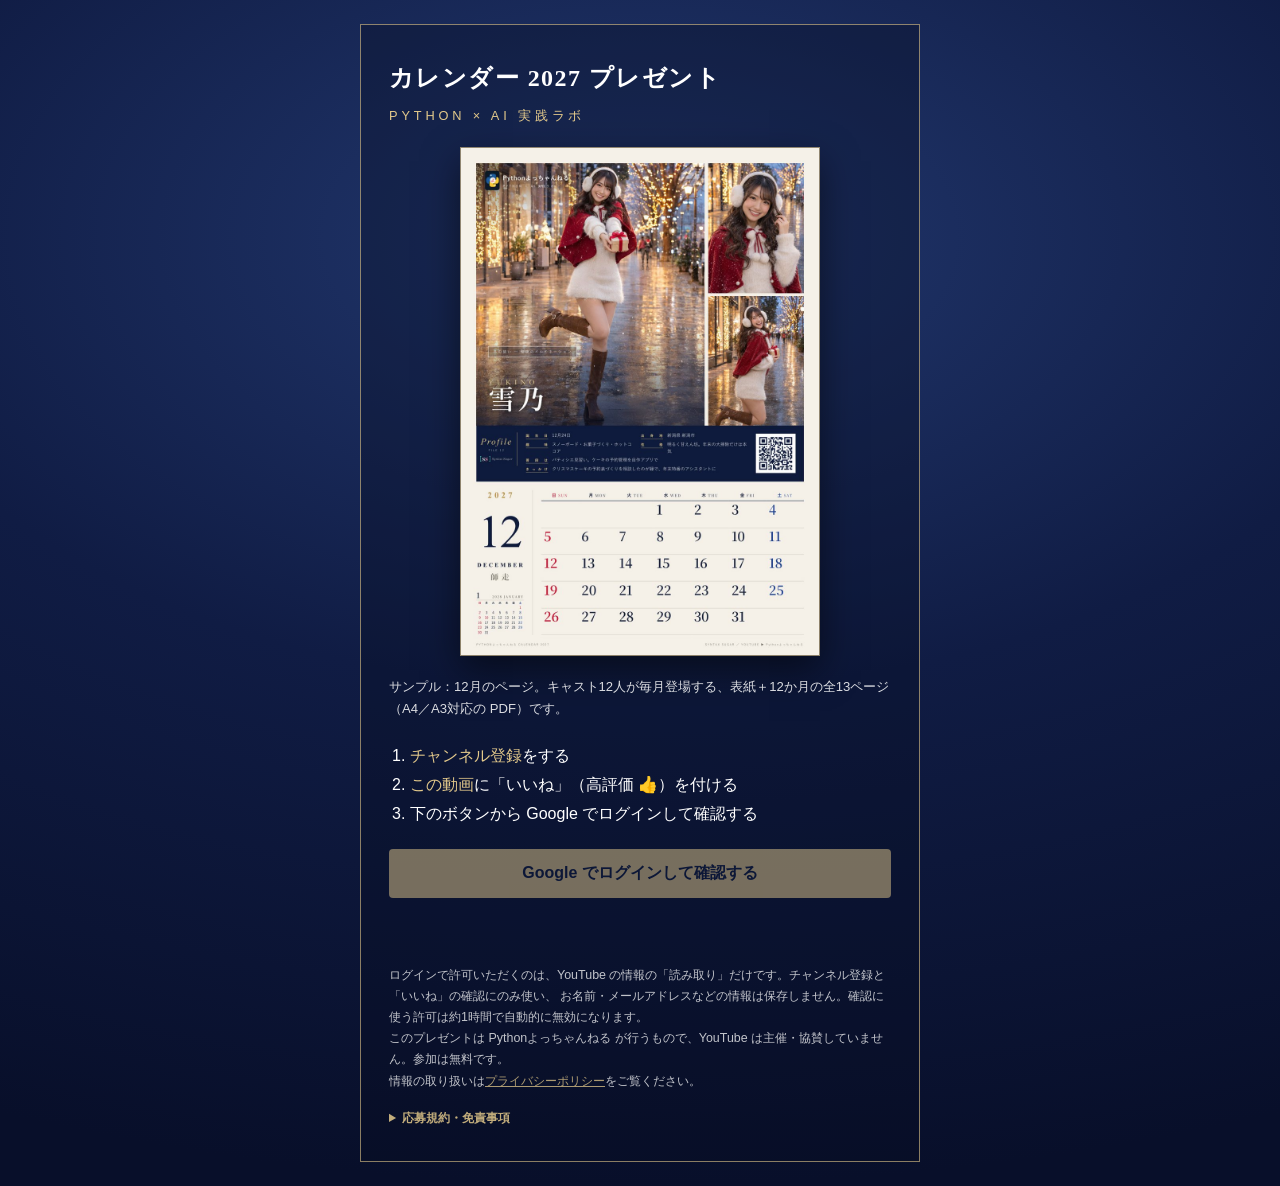
<file: present/index.html>
<!doctype html>
<html lang="ja">
<head>
<meta charset="utf-8">
<meta name="viewport" content="width=device-width, initial-scale=1">
<title>Pythonよっちゃんねる カレンダー 2027 プレゼント</title>
<script src="https://accounts.google.com/gsi/client" async defer></script>
<style>
  :root { --navy:#0f1b3d; --gold:#e3c98b; --paper:#f6f2ea; --ok:#2e9e6b; --ng:#d9534f; }
  * { box-sizing:border-box; }
  body { margin:0; min-height:100vh; display:flex; align-items:center; justify-content:center; padding:24px 16px;
         background:radial-gradient(130% 80% at 50% 20%,#22386f 0%,#101c44 48%,#080f2a 100%); color:#fff;
         font-family:'Yu Gothic','Meiryo',sans-serif; line-height:1.8; }
  main { width:100%; max-width:560px; border:1px solid rgba(227,201,139,.6); padding:32px 28px; background:rgba(8,14,34,.35); }
  h1 { font-family:'Yu Mincho',serif; font-size:1.5rem; margin:0 0 4px; letter-spacing:.06em; }
  .sub { color:var(--gold); letter-spacing:.3em; font-size:.8rem; margin-bottom:20px; }
  ol { padding-left:1.3em; margin:0 0 20px; }
  .sample { margin:0 0 22px; text-align:center; }
  .sample img { width:100%; max-width:360px; height:auto; border:1px solid rgba(227,201,139,.6); box-shadow:0 14px 34px rgba(0,0,0,.5); }
  .sample figcaption { margin-top:10px; font-size:.82rem; line-height:1.7; opacity:.85; text-align:left; }
  a { color:var(--gold); }
  button { width:100%; padding:14px; font-size:1rem; font-weight:700; border:0; border-radius:4px; cursor:pointer;
           background:var(--gold); color:var(--navy); }
  button:disabled { opacity:.5; cursor:default; }
  #result { margin-top:20px; display:none; }
  .row { display:flex; gap:10px; align-items:center; padding:6px 0; border-bottom:1px solid rgba(255,255,255,.15); }
  .mark { width:1.6em; height:1.6em; border-radius:50%; display:inline-flex; align-items:center; justify-content:center; font-weight:700; }
  .yes { background:var(--ok); } .no { background:var(--ng); }
  #download { display:none; margin-top:18px; text-align:center; padding:14px; background:var(--paper); border-radius:4px; }
  #download a { color:var(--navy); font-weight:700; font-size:1.05rem; }
  #message { margin-top:14px; min-height:1.8em; }
  small { display:block; margin-top:24px; opacity:.75; font-size:.78rem; line-height:1.7; }
  details { margin-top:16px; font-size:.78rem; line-height:1.7; opacity:.85; }
  details summary { cursor:pointer; color:var(--gold); font-weight:700; }
  details ol { margin:10px 0 0; }
  details li { margin-bottom:6px; }
</style>
</head>
<body>
<main>
  <h1>カレンダー 2027 プレゼント</h1>
  <div class="sub">PYTHON × AI 実践ラボ</div>
  <figure class="sample">
    <img src="../assets/sample-december.jpg" alt="カレンダーのサンプル（12月のページ）" loading="lazy">
    <figcaption>サンプル：12月のページ。キャスト12人が毎月登場する、表紙＋12か月の全13ページ（A4／A3対応の PDF）です。</figcaption>
  </figure>
  <ol>
    <li><a id="channelLink" target="_blank" rel="noopener">チャンネル登録</a>をする</li>
    <li><a id="videoLink" target="_blank" rel="noopener">この動画</a>に「いいね」（高評価 👍）を付ける</li>
    <li>下のボタンから Google でログインして確認する</li>
  </ol>
  <button id="check" disabled>Google でログインして確認する</button>
  <div id="message" role="status"></div>
  <div id="result">
    <div class="row"><span id="mSub" class="mark"></span><span>チャンネル登録</span></div>
    <div class="row"><span id="mLike" class="mark"></span><span>動画への「いいね」</span></div>
    <div id="download"><a id="pdf" target="_blank" rel="noopener">カレンダー（PDF）をダウンロード</a></div>
  </div>
  <small>
    ログインで許可いただくのは、YouTube の情報の「読み取り」だけです。チャンネル登録と「いいね」の確認にのみ使い、
    お名前・メールアドレスなどの情報は保存しません。確認に使う許可は約1時間で自動的に無効になります。<br>
    このプレゼントは Pythonよっちゃんねる が行うもので、YouTube は主催・協賛していません。参加は無料です。<br>
    情報の取り扱いは<a href="../privacy/">プライバシーポリシー</a>をご覧ください。
  </small>
  <details>
    <summary>応募規約・免責事項</summary>
    <ol>
      <li>本プレゼントは Pythonよっちゃんねる（以下「主催者」）が無償で行うものです。応募・受け取りに費用はかかりません（通信料は応募者の負担です）。</li>
      <li>プレゼントはカレンダーの PDF データです。印刷物の送付は行いません。印刷にかかる費用は応募者の負担です。</li>
      <li>通信環境、端末、ブラウザ、Google や YouTube の仕様変更・障害、アクセスの集中などにより、確認やダウンロードができない場合があります。プレゼントを受け取れなかった場合でも、主催者は再配布・補償などの責任を負いません。</li>
      <li>主催者は、本プレゼントの内容の正確性（日付・祝日の表記を含みます）、特定の目的への適合性、不具合がないことを保証しません。祝日は変更されることがあります。</li>
      <li>本プレゼントへの応募、PDF の利用または利用できなかったことにより生じた損害について、主催者は、法令で認められる範囲で一切の責任を負いません。</li>
      <li>主催者は、予告なく本プレゼントの内容・条件を変更し、または中止・終了することがあります。</li>
      <li>PDF は個人で楽しむ目的に限りご利用ください。再配布、販売、改変、商用利用、インターネット上への転載はできません。カレンダーの著作権は主催者にあります。</li>
      <li>不正な方法による応募と主催者が判断した場合、受け取りをお断りすることがあります。</li>
      <li>本規約は日本法に従います。応募された時点で、本規約に同意いただいたものとします。</li>
    </ol>
  </details>
</main>
<script>
// ---- settings: fill these in (see README.md) --------------------------------------------------
const CONFIG = {
  CLIENT_ID: "1075583074736-jrdanh97ih2qeqb6lcpnfj7etdf9il4q.apps.googleusercontent.com",   // OAuth client ID (Web application)
  VERIFY_URL: "https://script.google.com/macros/s/AKfycbz5k7u6E0OhSf7rAfIBkELFjd47kLjvD2NV0Kq2Jg4XoaJ1IgS9fBbtKZLLRTlxNCZc/exec",   // Apps Script web app
  CHANNEL_URL: "https://www.youtube.com/channel/UCyjFn_RJ7tM82CT_i3eoOZg?sub_confirmation=1",
  VIDEO_URL: "https://www.youtube.com/watch?v=BFsfBbIoQp4",   // the video to like (must match VIDEO_ID in the Apps Script properties)
};
// -----------------------------------------------------------------------------------------------
const SCOPE = "https://www.googleapis.com/auth/youtube.readonly";
const $ = (id) => document.getElementById(id);
const MESSAGES = {
  invalid_token: "ログインの有効期限が切れました。もう一度お試しください。",
  wrong_client: "ログイン情報がこのページのものではありません。ページを開き直してください。",
  missing_scope: "YouTube の読み取りが許可されませんでした。ログイン画面でチェックを入れてお試しください。",
  youtube_error: "YouTube に確認できませんでした。YouTube チャンネルをお持ちのアカウントでお試しください。",
  not_configured: "準備中です。しばらくしてからお試しください。",
};

function say(text) { $("message").textContent = text; }

function show(result) {
  for (const [id, yes] of [["mSub", result.subscribed], ["mLike", result.liked]]) {
    $(id).textContent = yes ? "✓" : "×";
    $(id).className = "mark " + (yes ? "yes" : "no");
  }
  $("result").style.display = "block";
  $("download").style.display = result.eligible ? "block" : "none";
  if (result.eligible) { $("pdf").href = result.url; say("確認できました。ありがとうございます！"); }
  else say("まだ条件を満たしていません。上の手順のあと、もう一度ボタンを押してください。");
}

async function verify(token) {
  say("確認しています…");
  // text/plain keeps this a "simple" request, which an Apps Script web app can answer across origins
  const res = await fetch(CONFIG.VERIFY_URL, { method: "POST", headers: { "Content-Type": "text/plain;charset=utf-8" },
                                              body: JSON.stringify({ token }) });
  const result = await res.json();
  if (result.ok) show(result); else say(MESSAGES[result.error] || "確認に失敗しました。時間をおいてお試しください。");
}

function start() {
  $("channelLink").href = CONFIG.CHANNEL_URL;
  $("videoLink").href = CONFIG.VIDEO_URL || "#";
  if (!CONFIG.CLIENT_ID || !CONFIG.VERIFY_URL || !CONFIG.VIDEO_URL) { say(MESSAGES.not_configured); return; }
  const client = google.accounts.oauth2.initTokenClient({
    client_id: CONFIG.CLIENT_ID, scope: SCOPE,
    callback: (response) => {
      $("check").disabled = false;
      if (response.error || !response.access_token) { say("ログインが完了しませんでした。"); return; }
      verify(response.access_token).catch(() => say("通信に失敗しました。時間をおいてお試しください。"));
    },
    error_callback: () => { $("check").disabled = false; say("ログインが完了しませんでした。"); },
  });
  $("check").disabled = false;
  $("check").addEventListener("click", () => { $("check").disabled = true; say(""); client.requestAccessToken(); });
}

window.addEventListener("load", () => {
  const wait = setInterval(() => { if (window.google && google.accounts) { clearInterval(wait); start(); } }, 100);
});
</script>
</body>
</html>
</file>
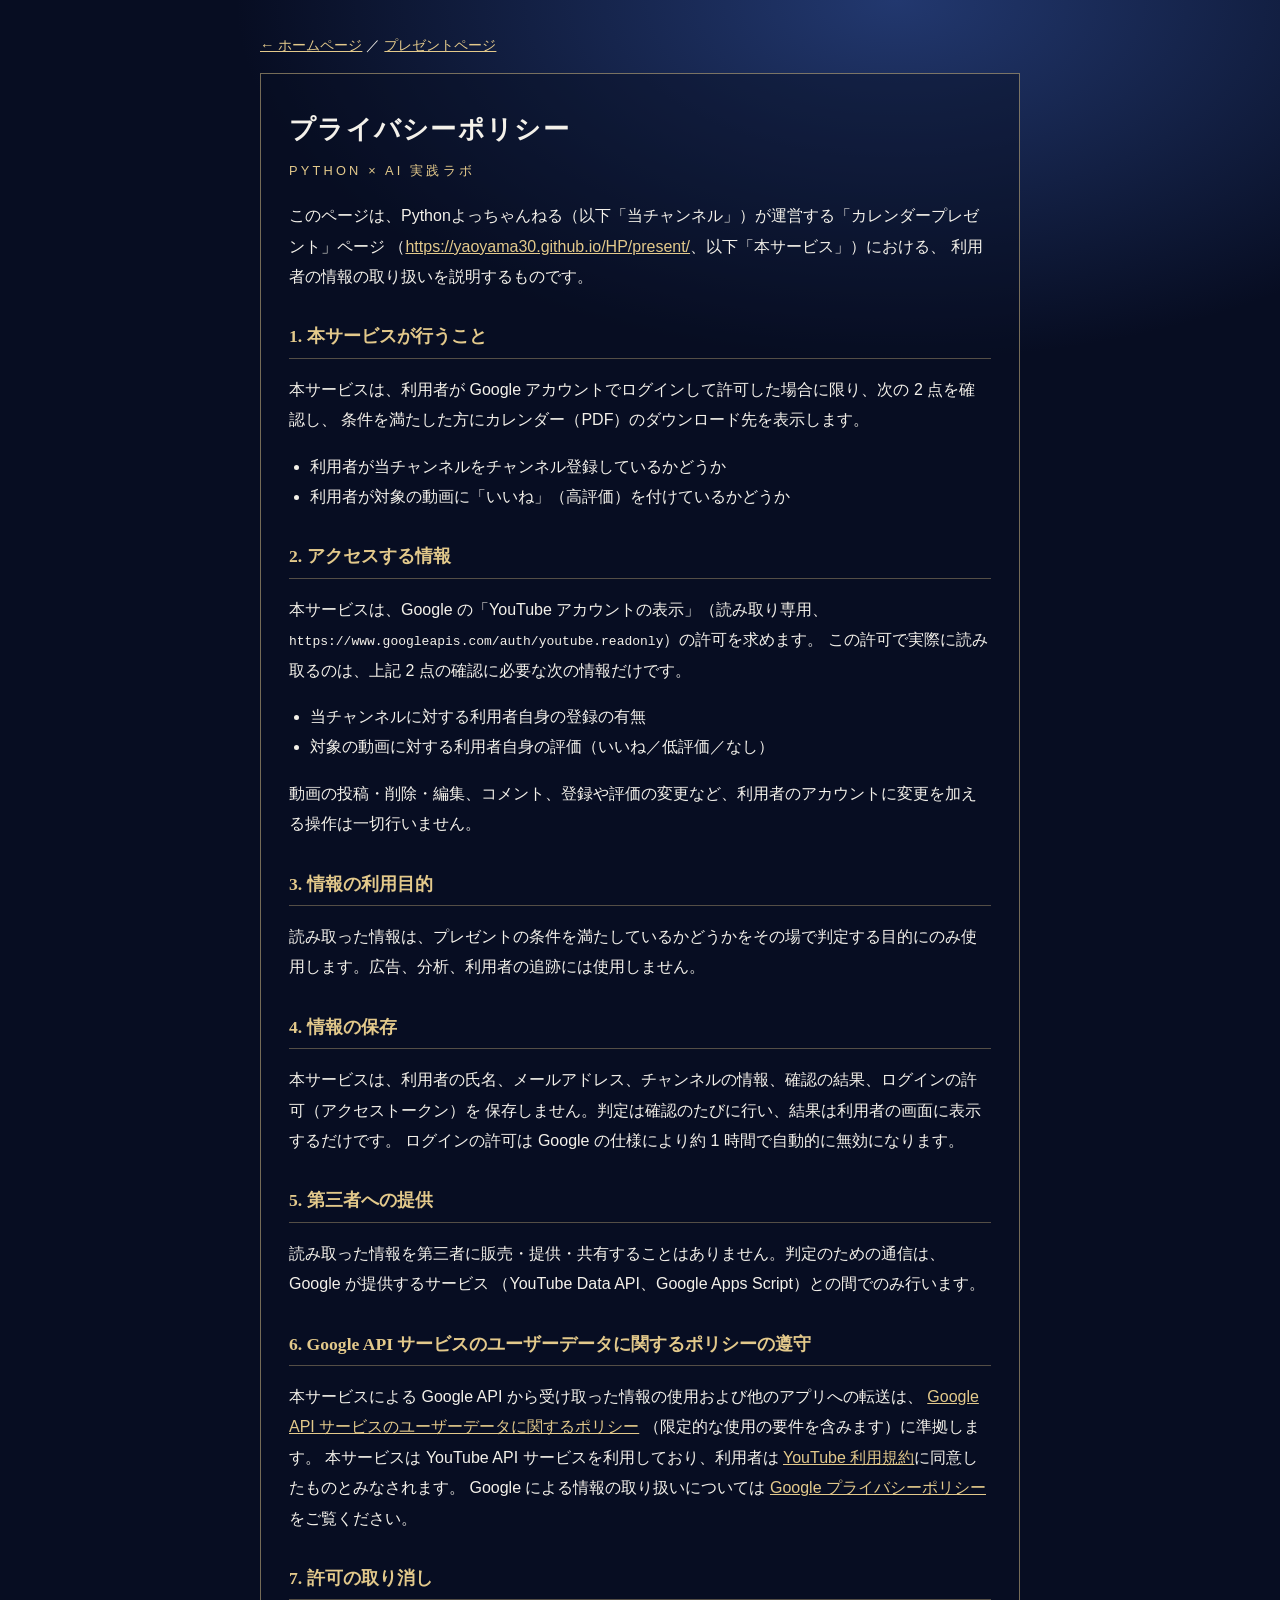
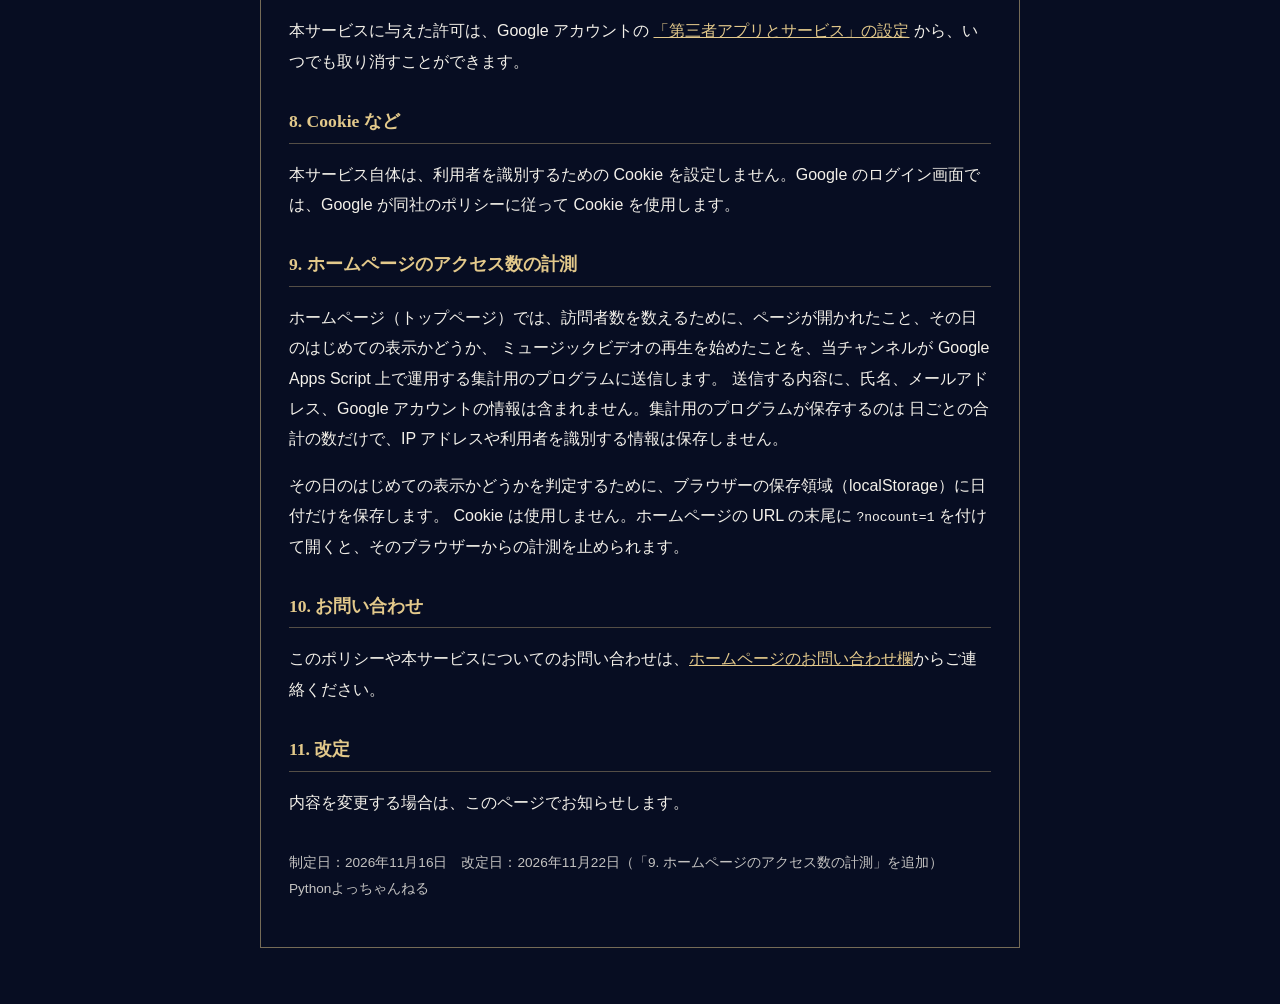
<file: privacy/index.html>
<!doctype html>
<html lang="ja">
<head>
<meta charset="utf-8">
<meta name="viewport" content="width=device-width, initial-scale=1">
<title>プライバシーポリシー | Pythonよっちゃんねる カレンダープレゼント</title>
<style>
  :root { --navy:#0f1b3d; --gold:#e3c98b; }
  * { box-sizing:border-box; }
  body { margin:0; padding:32px 16px 56px; color:#f4f1ea; line-height:1.9;
         background:#070d22 radial-gradient(1100px 600px at 70% 0,#22386f 0%,transparent 60%) no-repeat;
         font-family:'Yu Gothic','Meiryo',sans-serif; }
  main { max-width:760px; margin:0 auto; border:1px solid rgba(227,201,139,.5); padding:32px 28px; background:rgba(8,14,34,.45); }
  h1 { font-family:'Yu Mincho',serif; font-size:1.6rem; margin:0 0 4px; letter-spacing:.05em; }
  h2 { font-family:'Yu Mincho',serif; font-size:1.1rem; color:var(--gold); margin:28px 0 6px; border-bottom:1px solid rgba(227,201,139,.35); padding-bottom:4px; }
  .sub { color:var(--gold); letter-spacing:.25em; font-size:.8rem; margin-bottom:18px; }
  a { color:var(--gold); }
  ul { padding-left:1.3em; margin:6px 0; }
  .meta { margin-top:32px; font-size:.85rem; opacity:.8; }
  nav { max-width:760px; margin:0 auto 14px; font-size:.9rem; }
</style>
</head>
<body>
<nav><a href="../">← ホームページ</a> ／ <a href="../present/">プレゼントページ</a></nav>
<main>
  <h1>プライバシーポリシー</h1>
  <div class="sub">PYTHON × AI 実践ラボ</div>
  <p>
    このページは、Pythonよっちゃんねる（以下「当チャンネル」）が運営する「カレンダープレゼント」ページ
    （<a href="../present/">https://yaoyama30.github.io/HP/present/</a>、以下「本サービス」）における、
    利用者の情報の取り扱いを説明するものです。
  </p>

  <h2>1. 本サービスが行うこと</h2>
  <p>
    本サービスは、利用者が Google アカウントでログインして許可した場合に限り、次の 2 点を確認し、
    条件を満たした方にカレンダー（PDF）のダウンロード先を表示します。
  </p>
  <ul>
    <li>利用者が当チャンネルをチャンネル登録しているかどうか</li>
    <li>利用者が対象の動画に「いいね」（高評価）を付けているかどうか</li>
  </ul>

  <h2>2. アクセスする情報</h2>
  <p>
    本サービスは、Google の「YouTube アカウントの表示」（読み取り専用、
    <code>https://www.googleapis.com/auth/youtube.readonly</code>）の許可を求めます。
    この許可で実際に読み取るのは、上記 2 点の確認に必要な次の情報だけです。
  </p>
  <ul>
    <li>当チャンネルに対する利用者自身の登録の有無</li>
    <li>対象の動画に対する利用者自身の評価（いいね／低評価／なし）</li>
  </ul>
  <p>動画の投稿・削除・編集、コメント、登録や評価の変更など、利用者のアカウントに変更を加える操作は一切行いません。</p>

  <h2>3. 情報の利用目的</h2>
  <p>読み取った情報は、プレゼントの条件を満たしているかどうかをその場で判定する目的にのみ使用します。広告、分析、利用者の追跡には使用しません。</p>

  <h2>4. 情報の保存</h2>
  <p>
    本サービスは、利用者の氏名、メールアドレス、チャンネルの情報、確認の結果、ログインの許可（アクセストークン）を
    保存しません。判定は確認のたびに行い、結果は利用者の画面に表示するだけです。
    ログインの許可は Google の仕様により約 1 時間で自動的に無効になります。
  </p>

  <h2>5. 第三者への提供</h2>
  <p>
    読み取った情報を第三者に販売・提供・共有することはありません。判定のための通信は、Google が提供するサービス
    （YouTube Data API、Google Apps Script）との間でのみ行います。
  </p>

  <h2>6. Google API サービスのユーザーデータに関するポリシーの遵守</h2>
  <p>
    本サービスによる Google API から受け取った情報の使用および他のアプリへの転送は、
    <a href="https://developers.google.com/terms/api-services-user-data-policy" target="_blank" rel="noopener">Google API サービスのユーザーデータに関するポリシー</a>
    （限定的な使用の要件を含みます）に準拠します。
    本サービスは YouTube API サービスを利用しており、利用者は
    <a href="https://www.youtube.com/t/terms" target="_blank" rel="noopener">YouTube 利用規約</a>に同意したものとみなされます。
    Google による情報の取り扱いについては
    <a href="https://policies.google.com/privacy" target="_blank" rel="noopener">Google プライバシーポリシー</a>をご覧ください。
  </p>

  <h2>7. 許可の取り消し</h2>
  <p>
    本サービスに与えた許可は、Google アカウントの
    <a href="https://myaccount.google.com/permissions" target="_blank" rel="noopener">「第三者アプリとサービス」の設定</a>
    から、いつでも取り消すことができます。
  </p>

  <h2>8. Cookie など</h2>
  <p>本サービス自体は、利用者を識別するための Cookie を設定しません。Google のログイン画面では、Google が同社のポリシーに従って Cookie を使用します。</p>

  <h2>9. ホームページのアクセス数の計測</h2>
  <p>
    ホームページ（トップページ）では、訪問者数を数えるために、ページが開かれたこと、その日のはじめての表示かどうか、
    ミュージックビデオの再生を始めたことを、当チャンネルが Google Apps Script 上で運用する集計用のプログラムに送信します。
    送信する内容に、氏名、メールアドレス、Google アカウントの情報は含まれません。集計用のプログラムが保存するのは
    日ごとの合計の数だけで、IP アドレスや利用者を識別する情報は保存しません。
  </p>
  <p>
    その日のはじめての表示かどうかを判定するために、ブラウザーの保存領域（localStorage）に日付だけを保存します。
    Cookie は使用しません。ホームページの URL の末尾に <code>?nocount=1</code> を付けて開くと、そのブラウザーからの計測を止められます。
  </p>

  <h2>10. お問い合わせ</h2>
  <p>このポリシーや本サービスについてのお問い合わせは、<a href="../#contact">ホームページのお問い合わせ欄</a>からご連絡ください。</p>

  <h2>11. 改定</h2>
  <p>内容を変更する場合は、このページでお知らせします。</p>

  <p class="meta">制定日：2026年11月16日　改定日：2026年11月22日（「9. ホームページのアクセス数の計測」を追加）　Pythonよっちゃんねる</p>
</main>
</body>
</html>
</file>
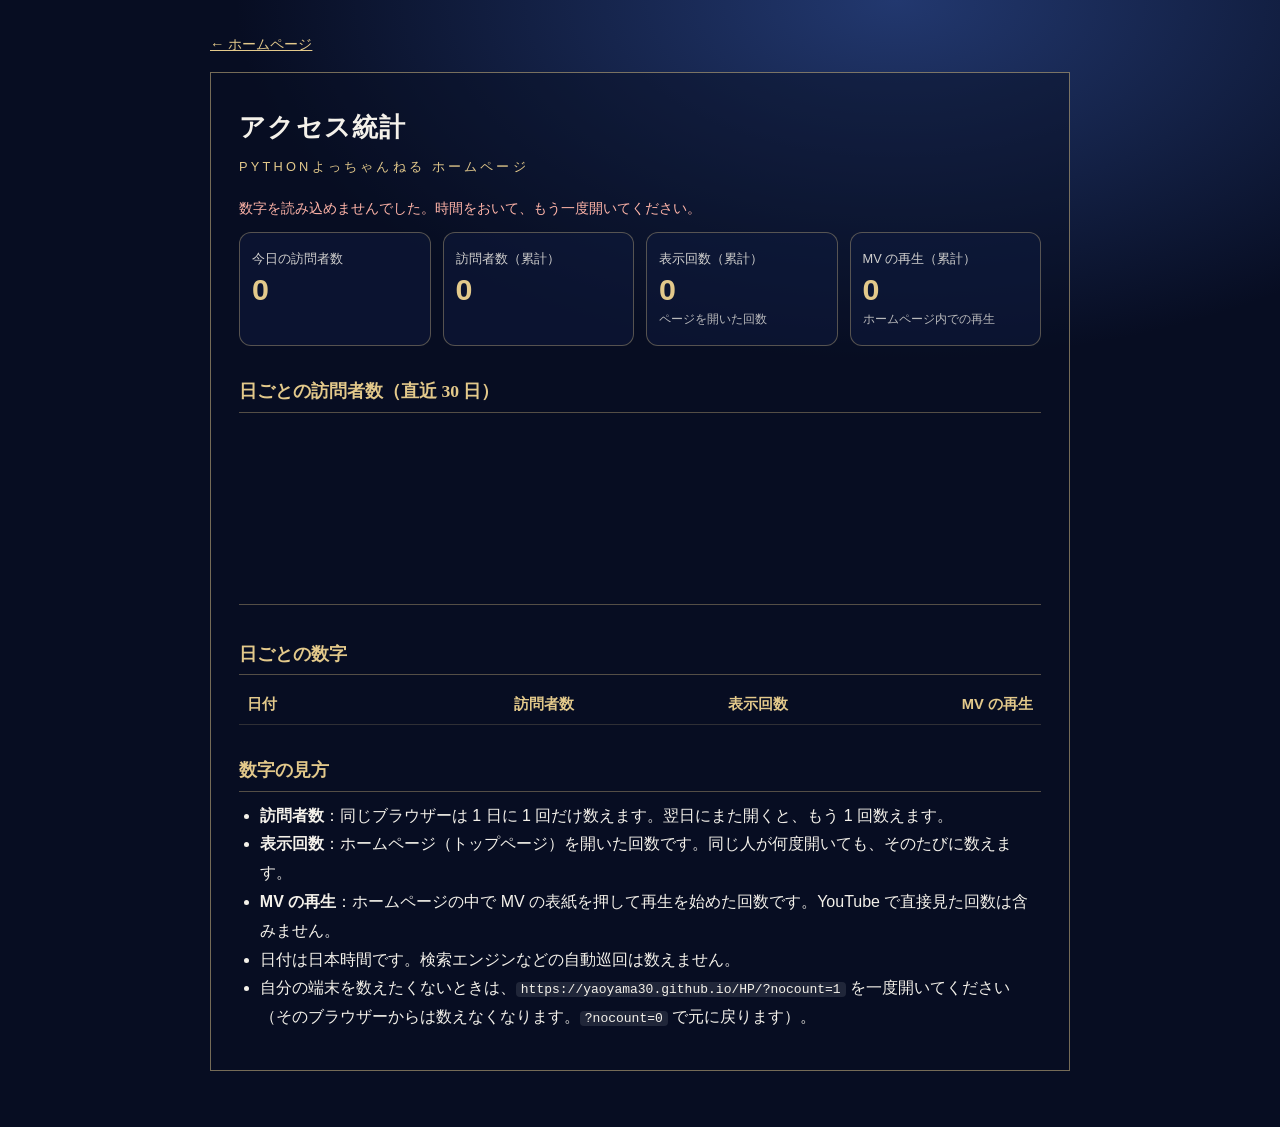
<file: stats/index.html>
<!doctype html>
<html lang="ja">
<head>
<meta charset="utf-8">
<meta name="viewport" content="width=device-width, initial-scale=1">
<meta name="robots" content="noindex">
<title>アクセス統計 | Pythonよっちゃんねる</title>
<style>
  :root { --navy:#0f1b3d; --gold:#e3c98b; --line:rgba(227,201,139,.35); }
  * { box-sizing:border-box; }
  body { margin:0; padding:32px 16px 56px; color:#f4f1ea; line-height:1.8;
         background:#070d22 radial-gradient(1100px 600px at 70% 0,#22386f 0%,transparent 60%) no-repeat;
         font-family:'Yu Gothic','Meiryo',sans-serif; }
  main { max-width:860px; margin:0 auto; border:1px solid rgba(227,201,139,.5); padding:32px 28px; background:rgba(8,14,34,.45); }
  nav { max-width:860px; margin:0 auto 14px; font-size:.9rem; }
  a { color:var(--gold); }
  h1 { font-family:'Yu Mincho',serif; font-size:1.6rem; margin:0 0 4px; letter-spacing:.05em; }
  h2 { font-family:'Yu Mincho',serif; font-size:1.1rem; color:var(--gold); margin:30px 0 10px; border-bottom:1px solid var(--line); padding-bottom:4px; }
  .sub { color:var(--gold); letter-spacing:.25em; font-size:.8rem; margin-bottom:18px; }
  .cards { display:grid; grid-template-columns:repeat(4,minmax(0,1fr)); gap:12px; }
  .card { border:1px solid var(--line); border-radius:12px; padding:14px 12px; background:rgba(15,27,61,.55); }
  .card .label { font-size:.8rem; opacity:.85; }
  .card .value { font-size:1.9rem; font-weight:700; color:var(--gold); font-variant-numeric:tabular-nums; line-height:1.3; }
  .card .note { font-size:.75rem; opacity:.75; }
  .chart { display:flex; align-items:flex-end; gap:3px; height:180px; padding:8px 0 0; border-bottom:1px solid var(--line); }
  .chart .bar { flex:1 1 0; min-width:0; background:linear-gradient(180deg,#f1dfae,#b9974d); border-radius:3px 3px 0 0; position:relative; }
  .chart .bar.zero { background:rgba(227,201,139,.18); }
  .chart .bar.today { outline:1px solid #fff; }
  .axis { display:flex; justify-content:space-between; font-size:.75rem; opacity:.75; margin-top:4px; }
  .scale { font-size:.75rem; opacity:.75; }
  table { width:100%; border-collapse:collapse; font-size:.92rem; font-variant-numeric:tabular-nums; }
  th, td { padding:6px 8px; border-bottom:1px solid rgba(227,201,139,.18); text-align:right; }
  th:first-child, td:first-child { text-align:left; }
  th { color:var(--gold); font-weight:700; }
  .status { margin:10px 0; font-size:.9rem; }
  .status.error { color:#ffb4a8; }
  ul { padding-left:1.3em; margin:6px 0; }
  code { background:rgba(255,255,255,.1); padding:0 5px; border-radius:4px; }
  @media (max-width:640px) { .cards { grid-template-columns:repeat(2,minmax(0,1fr)); } main { padding:24px 16px; } }
</style>
</head>
<body>
<nav><a href="../">← ホームページ</a></nav>
<main>
  <h1>アクセス統計</h1>
  <div class="sub">PYTHONよっちゃんねる ホームページ</div>
  <p class="status" id="status">数字を読み込んでいます。</p>

  <div class="cards" id="cards" hidden>
    <div class="card"><div class="label">今日の訪問者数</div><div class="value" data-key="todayVisitors">0</div><div class="note" id="today-date"></div></div>
    <div class="card"><div class="label">訪問者数（累計）</div><div class="value" data-key="visitors">0</div><div class="note" id="since"></div></div>
    <div class="card"><div class="label">表示回数（累計）</div><div class="value" data-key="views">0</div><div class="note">ページを開いた回数</div></div>
    <div class="card"><div class="label">MV の再生（累計）</div><div class="value" data-key="mv">0</div><div class="note">ホームページ内での再生</div></div>
  </div>

  <h2>日ごとの訪問者数（直近 30 日）</h2>
  <p class="scale" id="scale"></p>
  <div class="chart" id="chart" role="img" aria-label="日ごとの訪問者数の棒グラフ"></div>
  <div class="axis"><span id="axis-from"></span><span id="axis-to"></span></div>

  <h2>日ごとの数字</h2>
  <table>
    <thead><tr><th>日付</th><th>訪問者数</th><th>表示回数</th><th>MV の再生</th></tr></thead>
    <tbody id="rows"></tbody>
  </table>

  <h2>数字の見方</h2>
  <ul>
    <li><b>訪問者数</b>：同じブラウザーは 1 日に 1 回だけ数えます。翌日にまた開くと、もう 1 回数えます。</li>
    <li><b>表示回数</b>：ホームページ（トップページ）を開いた回数です。同じ人が何度開いても、そのたびに数えます。</li>
    <li><b>MV の再生</b>：ホームページの中で MV の表紙を押して再生を始めた回数です。YouTube で直接見た回数は含みません。</li>
    <li>日付は日本時間です。検索エンジンなどの自動巡回は数えません。</li>
    <li>自分の端末を数えたくないときは、<code>https://yaoyama30.github.io/HP/?nocount=1</code> を一度開いてください（そのブラウザーからは数えなくなります。<code>?nocount=0</code> で元に戻ります）。</li>
  </ul>
</main>
<script>
(function () {
  var URL_ = 'https://script.google.com/macros/s/AKfycbxZy79ad_a3TcjoIU8FoBAuFGRsp3cvoUmdIRWRuUQ7SOImZ4iRo19SxSOoP_smyKo/exec';
  var WEEK = '日月火水木金土';
  function text(id, value) { document.getElementById(id).textContent = value; }
  function number(value) { return Number(value || 0).toLocaleString('ja-JP'); }
  function label(date) {            // '2026-11-22' -> '11/22(日)'
    var parts = date.split('-').map(Number);
    var day = new Date(Date.UTC(parts[0], parts[1] - 1, parts[2])).getUTCDay();
    return parts[1] + '/' + parts[2] + '(' + WEEK[day] + ')';
  }
  function before(date, days) {     // the date `days` days earlier
    var parts = date.split('-').map(Number);
    return new Date(Date.UTC(parts[0], parts[1] - 1, parts[2] - days)).toISOString().slice(0, 10);
  }
  function render(data) {
    var byDate = {};
    data.days.forEach(function (row) { byDate[row.date] = row; });
    var today = byDate[data.today] || { visitors: 0, views: 0, mv: 0 };
    var values = { todayVisitors: today.visitors, visitors: data.total.visitors, views: data.total.views, mv: data.total.mv };
    document.querySelectorAll('.value').forEach(function (node) { node.textContent = number(values[node.getAttribute('data-key')]); });
    text('today-date', label(data.today));
    var first = data.days.length ? data.days[data.days.length - 1].date : data.today;
    text('since', label(first) + ' から');
    document.getElementById('cards').hidden = false;

    var chart = document.getElementById('chart'), most = 1, span = [];
    for (var back = 29; back >= 0; back--) {
      var date = before(data.today, back), row = byDate[date] || { visitors: 0 };
      span.push({ date: date, visitors: row.visitors });
      most = Math.max(most, row.visitors);
    }
    chart.textContent = '';
    span.forEach(function (row) {
      var bar = document.createElement('div');
      bar.className = 'bar' + (row.visitors ? '' : ' zero') + (row.date === data.today ? ' today' : '');
      bar.style.height = (row.visitors ? Math.max(4, Math.round(100 * row.visitors / most)) : 2) + '%';
      bar.title = label(row.date) + '：' + number(row.visitors) + ' 人';
      chart.appendChild(bar);
    });
    text('scale', 'いちばん多い日：' + number(most === 1 && !span.some(function (r) { return r.visitors; }) ? 0 : most) + ' 人');
    text('axis-from', label(span[0].date));
    text('axis-to', label(data.today) + '（今日）');

    var rows = document.getElementById('rows');
    rows.textContent = '';
    var from = first < before(data.today, 89) ? before(data.today, 89) : first;
    for (var date2 = data.today; date2 >= from; date2 = before(date2, 1)) {
      var item = byDate[date2] || { visitors: 0, views: 0, mv: 0 };
      var line = document.createElement('tr');
      [label(date2), number(item.visitors), number(item.views), number(item.mv)].forEach(function (value) {
        var cell = document.createElement('td');
        cell.textContent = value;
        line.appendChild(cell);
      });
      rows.appendChild(line);
    }
    var status = document.getElementById('status');
    status.textContent = '最新の数字です（' + new Date().toLocaleTimeString('ja-JP', { hour: '2-digit', minute: '2-digit' }) + ' に読み込み）。';
  }
  fetch(URL_ + '?stats=1' + (/[?&]test=1/.test(location.search) ? '&test=1' : ''))
    .then(function (res) { return res.json(); })
    .then(function (data) { if (!data.ok) throw new Error(data.error || 'error'); render(data); })
    .catch(function () {
      var status = document.getElementById('status');
      status.className = 'status error';
      status.textContent = '数字を読み込めませんでした。時間をおいて、もう一度開いてください。';
    });
})();
</script>
</body>
</html>
</file>
